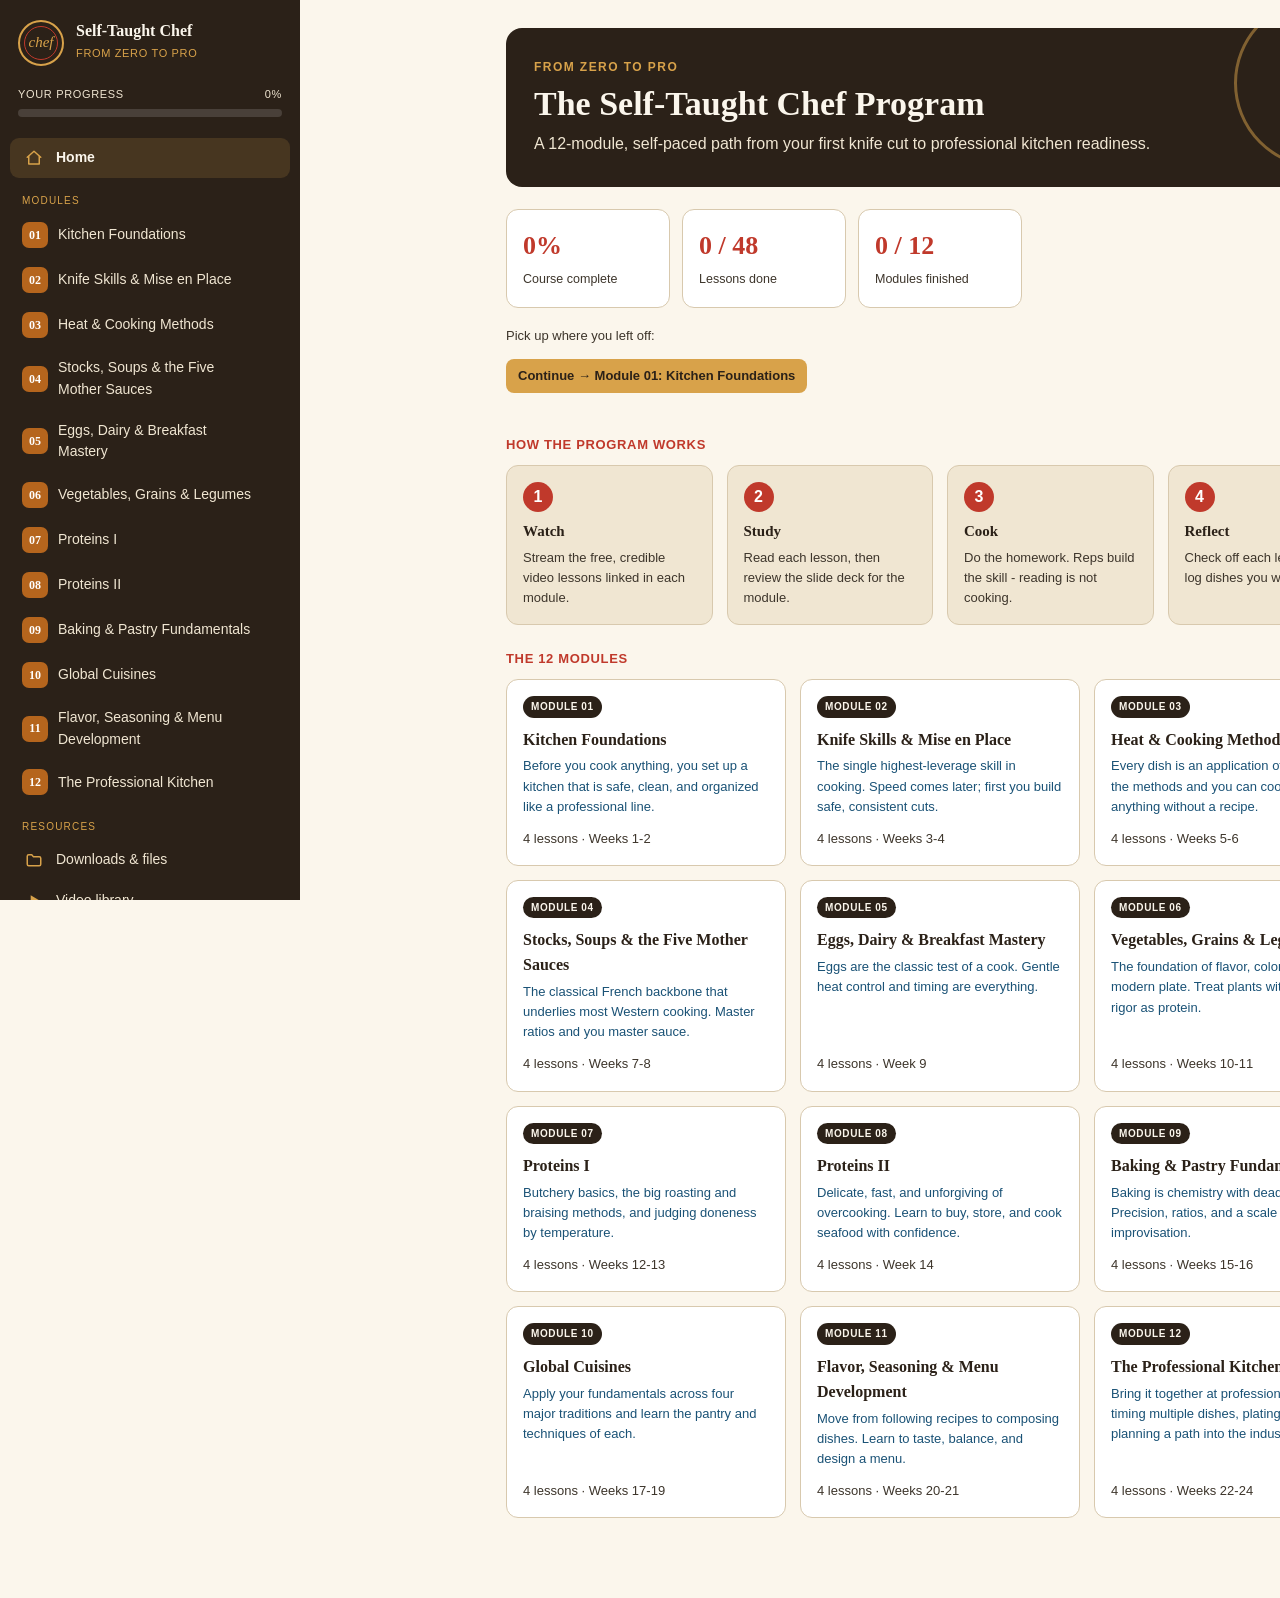
<file: index.html>
<!DOCTYPE html>
<html lang="en">
<head>
<meta charset="utf-8">
<meta name="viewport" content="width=device-width, initial-scale=1, viewport-fit=cover">
<meta name="theme-color" content="#2B2118">
<title>The Self-Taught Chef Program</title>
<meta name="description" content="A 12-module, self-paced path from your first knife cut to professional kitchen readiness.">
<link rel="manifest" href="manifest.webmanifest">
<link rel="icon" href="icons/favicon-64.png" type="image/png">
<link rel="apple-touch-icon" href="icons/apple-touch-icon.png">
<meta name="apple-mobile-web-app-capable" content="yes">
<meta name="apple-mobile-web-app-status-bar-style" content="black-translucent">
<meta name="apple-mobile-web-app-title" content="Chef Program">
<link rel="stylesheet" href="app.css?v=8">
</head>
<body>
<div class="app" id="app">
  <div class="topbar">
    <button class="menu-btn" id="menuBtn" aria-label="Open menu"><svg width="20" height="20" viewBox="0 0 24 24" fill="none" stroke="currentColor" stroke-width="2.2" stroke-linecap="round"><path d="M4 7h16M4 12h16M4 17h16"/></svg></button>
    <b>The Self-Taught Chef</b>
    <span class="tb-pct" id="tbPct"></span>
  </div>
  <aside class="sidebar" id="sidebar">
    <button class="drawer-close" id="drawerClose" aria-label="Close menu"><svg width="20" height="20" viewBox="0 0 24 24" fill="none" stroke="currentColor" stroke-width="2.2" stroke-linecap="round"><path d="M6 6l12 12M18 6L6 18"/></svg></button>
    <div class="brand">
      <div class="plate"><span></span></div>
      <div><b>Self-Taught Chef</b><small>FROM ZERO TO PRO</small></div>
    </div>
    <div class="progress-wrap">
      <div class="progress-label"><span>Your progress</span><span id="pctLabel">0%</span></div>
      <div class="bar"><i id="progBar"></i></div>
    </div>
    <nav class="nav" id="nav"></nav>
  </aside>
  <div class="scrim" id="scrim"></div>
  <main class="content">
    <div class="wrap" id="view"></div>
  </main>
</div>
<script src="data.js?v=8"></script>
<script src="app.js?v=8"></script>
</body>
</html>
</file>
<file: app.css>
:root{
  --ink:#2B2118; --char:#3D352B; --ember:#C0392B; --copper:#B5651D;
  --gold:#D8A24A; --sage:#6B8E5A; --cream:#FBF6EC; --sand:#F0E6D2; --line:#D8C9AE;
  --shadow:0 8px 24px rgba(43,33,24,.14);
  --sidebar:300px;
}
*{box-sizing:border-box}
html,body{margin:0;padding:0;overflow-x:hidden}
body{
  font-family:-apple-system,BlinkMacSystemFont,"Segoe UI",Roboto,Helvetica,Arial,sans-serif;
  color:var(--char); background:var(--cream); line-height:1.55;
  -webkit-text-size-adjust:100%;
}
a{color:#1a5276;text-decoration:none}
a:hover{text-decoration:underline}
h1,h2,h3{font-family:Georgia,"Times New Roman",serif}
.serif{font-family:Georgia,serif}

/* ---------- layout (MOBILE-FIRST: drawer hidden by default) ---------- */
.app{min-height:100vh}
.sidebar{
  width:min(86vw,330px); background:var(--ink); color:var(--cream);
  position:fixed; top:0; bottom:0; left:0; overflow-y:auto; z-index:60;
  transform:translateX(-100%); transition:transform .25s ease;
  -webkit-overflow-scrolling:touch;
}
.app.nav-open .sidebar{transform:translateX(0)}
.content{margin-left:0; width:100%; min-width:0}
.wrap{max-width:920px; margin:0 auto; padding:20px 18px 90px}

/* ---------- sidebar ---------- */
.brand{display:flex;align-items:center;gap:12px;padding:20px 18px 14px}
.brand .plate{width:46px;height:46px;border-radius:50%;border:2px solid var(--gold);
  display:flex;align-items:center;justify-content:center;flex:0 0 auto;position:relative}
.brand .plate::after{content:"chef";font-family:Georgia,serif;font-style:italic;color:var(--gold);font-size:15px}
.brand .plate span{position:absolute;width:34px;height:34px;border-radius:50%;border:1px solid var(--ember)}
.brand b{font-family:Georgia,serif;font-size:16px;color:var(--cream);display:block;line-height:1.2}
.brand small{color:var(--gold);font-size:11px;letter-spacing:.06em}

.progress-wrap{padding:6px 18px 14px}
.progress-label{font-size:11px;letter-spacing:.06em;color:var(--sand);text-transform:uppercase;margin-bottom:6px;display:flex;justify-content:space-between}
.bar{height:8px;background:rgba(255,255,255,.14);border-radius:6px;overflow:hidden}
.bar > i{display:block;height:100%;background:linear-gradient(90deg,var(--copper),var(--gold));width:0;transition:width .4s}

.install-btn{display:block;margin:0 18px 10px;width:calc(100% - 36px);background:var(--gold);color:var(--ink);
  border:none;border-radius:9px;padding:11px 12px;font-size:14px;font-weight:700;cursor:pointer}
.install-btn:hover{filter:brightness(1.05)}
.install-btn[hidden]{display:none}
.nav{padding:6px 10px 24px}
.nav a.navitem{display:flex;align-items:center;gap:10px;padding:9px 12px;border-radius:9px;color:var(--sand);
  font-size:14px;cursor:pointer;margin:1px 0}
.nav a.navitem:hover{background:rgba(255,255,255,.07);text-decoration:none;color:var(--cream)}
.nav a.navitem.active{background:rgba(216,162,74,.16);color:var(--cream);font-weight:600}
.nav .num{font-family:Georgia,serif;font-weight:700;background:var(--copper);color:#fff;min-width:26px;height:26px;
  border-radius:7px;display:flex;align-items:center;justify-content:center;font-size:12px;flex:0 0 auto}
.nav .navitem.done .num{background:var(--sage)}
.nav .check{margin-left:auto;color:var(--sage);font-weight:700;opacity:0;font-size:14px}
.nav .navitem.done .check{opacity:1}
.nav .section-label{font-size:10px;letter-spacing:.12em;color:var(--gold);text-transform:uppercase;padding:14px 12px 4px}
.nav .navitem .ico{width:24px;display:inline-flex;align-items:center;justify-content:center;color:var(--gold);flex:0 0 auto}
.nav .navitem .ico svg{display:block}
.credit{padding:14px 18px 26px;border-top:1px solid rgba(255,255,255,.1);color:var(--sand);
  font-size:11px;line-height:1.6;opacity:.85}

/* ---------- topbar (MOBILE-FIRST: shown by default) ---------- */
.topbar{display:flex;position:sticky;top:0;z-index:50;background:var(--ink);color:var(--cream);
  align-items:center;gap:12px;padding:12px 14px;padding-top:calc(12px + env(safe-area-inset-top))}
.topbar .menu-btn{background:rgba(255,255,255,.10);border:1px solid rgba(255,255,255,.28);color:var(--gold);
  border-radius:9px;width:40px;height:34px;padding:0;cursor:pointer;line-height:1;
  display:flex;align-items:center;justify-content:center}
.topbar .menu-btn svg, .drawer-close svg{display:block}
.topbar .menu-btn:active{background:rgba(255,255,255,.22)}
.topbar b{font-family:Georgia,serif;font-size:16px;color:var(--cream)}
.topbar .tb-pct{margin-left:auto;font-size:12px;color:var(--gold);font-weight:700}
.scrim{display:none;position:fixed;inset:0;background:rgba(0,0,0,.5);z-index:55}
.app.nav-open .scrim{display:block}
.drawer-close{display:flex;position:absolute;top:14px;right:14px;width:34px;height:34px;border-radius:8px;
  align-items:center;justify-content:center;background:rgba(255,255,255,.10);border:1px solid rgba(255,255,255,.25);
  color:var(--gold);font-size:22px;line-height:1;cursor:pointer;z-index:2}

/* ---------- hero / home ---------- */
.hero{background:var(--ink);color:var(--cream);border-radius:16px;padding:30px 28px;margin-bottom:22px;position:relative;overflow:hidden}
.hero .eyebrow{color:var(--gold);font-weight:700;letter-spacing:.12em;font-size:12px;margin:0 0 8px}
.hero h1{font-size:27px;line-height:1.1;margin:0 0 10px;color:var(--cream)}
.hero p{color:var(--sand);font-size:16px;margin:0;max-width:640px}
.hero .ring{position:absolute;right:-30px;top:-30px;width:170px;height:170px;border-radius:50%;border:3px solid rgba(216,162,74,.5)}

.cards{display:grid;grid-template-columns:repeat(auto-fill,minmax(150px,1fr));gap:12px;margin:18px 0}
.stat{background:#fff;border:1px solid var(--line);border-radius:12px;padding:16px}
.stat b{font-family:Georgia,serif;font-size:26px;color:var(--ember);display:block}
.stat span{font-size:12.5px;color:var(--char)}

.howto{display:grid;grid-template-columns:repeat(auto-fit,minmax(180px,1fr));gap:14px;margin:8px 0 4px}
.howstep{background:var(--sand);border:1px solid var(--line);border-radius:12px;padding:16px}
.howstep .n{display:inline-flex;width:30px;height:30px;border-radius:50%;background:var(--ember);color:#fff;
  align-items:center;justify-content:center;font-weight:700;margin-bottom:8px}
.howstep h3{margin:0 0 4px;font-size:15px;color:var(--ink)}
.howstep p{margin:0;font-size:13px}

/* ---------- module page ---------- */
.mhead{margin-bottom:14px}
.mhead .eyebrow{color:var(--copper);font-weight:700;letter-spacing:.08em;font-size:12px}
.mhead h1{font-size:28px;margin:4px 0 8px;color:var(--ink)}
.bigidea{background:var(--sand);border-left:4px solid var(--gold);padding:12px 16px;border-radius:0 8px 8px 0;margin:12px 0;font-size:14.5px}
.section-h{font-size:13px;letter-spacing:.05em;text-transform:uppercase;color:var(--ember);font-family:-apple-system,Segoe UI,Roboto,sans-serif;font-weight:700;margin:24px 0 10px}
.objlist{margin:0;padding-left:20px} .objlist li{margin-bottom:6px;font-size:14.5px}

/* deck viewer */
.deck-toolbar{display:flex;align-items:center;gap:10px;background:var(--ink);color:var(--cream);
  border-radius:10px 10px 0 0;padding:8px 12px;flex-wrap:wrap}
.deck-toolbar .dt-title{font-size:13px;color:var(--sand);font-weight:600}
.deck-toolbar .spacer{flex:1}
.btn{background:var(--gold);color:var(--ink);border:none;border-radius:8px;padding:7px 12px;font-size:13px;
  font-weight:700;cursor:pointer;display:inline-flex;align-items:center;gap:6px;text-decoration:none}
.btn:hover{filter:brightness(1.05);text-decoration:none}
.btn.ghost{background:rgba(255,255,255,.12);color:var(--cream)}
.dropdown{position:relative;display:inline-block}
.menu{position:absolute;right:0;top:calc(100% + 6px);background:#fff;border:1px solid var(--line);
  border-radius:10px;box-shadow:var(--shadow);min-width:200px;padding:6px;display:none;z-index:20}
.menu.open{display:block}
.menu a{display:flex;align-items:center;gap:10px;padding:9px 10px;border-radius:8px;color:var(--char);font-size:13.5px}
.menu a:hover{background:var(--sand);text-decoration:none}
.menu a small{display:block;color:var(--copper);font-weight:400;font-size:11px}
.menu a .mi{width:34px;height:24px;border-radius:5px;background:var(--ink);color:var(--gold);font-size:10px;font-weight:700;
  display:flex;align-items:center;justify-content:center;flex:0 0 auto}
.deck-frame{width:100%;aspect-ratio:16/9;border:1px solid var(--line);border-top:none;border-radius:0 0 10px 10px;background:#fff;display:block}
.deck-fallback{font-size:12.5px;color:var(--char);margin-top:8px}

/* lessons */
.lesson{background:#fff;border:1px solid var(--line);border-radius:12px;margin-bottom:12px;overflow:hidden}
.lesson-head{display:flex;align-items:center;gap:12px;padding:14px 16px;cursor:pointer;user-select:none}
.lesson-head:hover{background:var(--sand)}
.lesson-check{width:26px;height:26px;border-radius:50%;border:2px solid var(--line);flex:0 0 auto;display:flex;
  align-items:center;justify-content:center;color:#fff;font-size:14px;background:#fff;cursor:pointer;transition:.15s}
.lesson.done .lesson-check{background:var(--sage);border-color:var(--sage)}
.lesson-title{font-family:Georgia,serif;font-size:16px;color:var(--ink);flex:1}
.lesson-title small{display:block;font-family:-apple-system,Segoe UI,sans-serif;color:var(--sage);font-style:italic;font-size:12.5px;font-weight:400;margin-top:2px}
.lesson .chev{color:var(--copper);transition:transform .2s;font-size:13px}
.lesson.open .chev{transform:rotate(90deg)}
.lesson-body{display:none;padding:0 18px 18px;border-top:1px solid var(--line)}
.lesson.open .lesson-body{display:block}
.lesson-body p.teach{font-size:14px;margin:14px 0 6px}
.subh{font-size:12px;letter-spacing:.04em;text-transform:uppercase;font-weight:700;margin:16px 0 6px}
.subh.key{color:var(--ember)} .subh.steps{color:var(--copper)} .subh.avoid{color:var(--copper)} .subh.practice{color:var(--sage)}
.ul{margin:0;padding-left:20px} .ul li{font-size:13.5px;margin-bottom:5px}
.steps-ol{list-style:none;margin:0;padding:0}
.steps-ol li{display:flex;gap:10px;margin-bottom:9px}
.steps-ol .sn{min-width:24px;height:24px;border-radius:50%;background:var(--copper);color:#fff;font-weight:700;
  display:flex;align-items:center;justify-content:center;font-size:12px;flex:0 0 auto}
.steps-ol b{font-size:13.5px;color:var(--ink)} .steps-ol span{font-size:13px;display:block}
.practice-box{background:var(--sand);border-left:3px solid var(--gold);padding:10px 14px;border-radius:0 8px 8px 0;font-size:13.5px;margin-top:6px}

.videos{list-style:none;margin:0;padding:0}
.videos li{margin-bottom:8px}
.videos a{display:flex;align-items:center;gap:10px;background:#fff;border:1px solid var(--line);border-radius:10px;padding:10px 12px;color:var(--char)}
.videos a:hover{text-decoration:none;box-shadow:var(--shadow)}
.videos .play{width:30px;height:30px;border-radius:50%;background:var(--ink);color:var(--gold);display:flex;align-items:center;justify-content:center;flex:0 0 auto}
.videos .vt{font-weight:600;color:var(--ember);font-size:14px}
.videos .vu{font-size:11.5px;color:var(--copper);word-break:break-all}

.hw{list-style:none;margin:0;padding:0}
.hw li{display:flex;gap:10px;align-items:flex-start;background:#fff;border:1px solid var(--line);border-radius:10px;padding:10px 12px;margin-bottom:8px}
.hw .hwn{min-width:24px;height:24px;border-radius:50%;background:var(--copper);color:#fff;font-weight:700;display:flex;align-items:center;justify-content:center;font-size:12px;flex:0 0 auto}
.hw span{font-size:13.5px}

.modnav{display:flex;justify-content:space-between;gap:12px;margin-top:30px}
.modnav a{background:#fff;border:1px solid var(--line);border-radius:10px;padding:12px 16px;font-weight:600;color:var(--copper);max-width:48%}
.modnav a small{display:block;color:var(--char);font-weight:400;font-size:12px}
.complete-btn{margin-top:20px;width:100%;padding:14px;font-size:15px;border-radius:10px;border:none;cursor:pointer;
  background:var(--sage);color:#fff;font-weight:700}
.complete-btn.is-done{background:var(--sand);color:var(--char);border:1px solid var(--line)}

/* downloads page */
.dl-grid{display:grid;grid-template-columns:repeat(auto-fill,minmax(260px,1fr));gap:14px}
.dl{background:#fff;border:1px solid var(--line);border-radius:12px;padding:16px;display:flex;flex-direction:column}
.dl .tag{align-self:flex-start;background:var(--ink);color:var(--cream);font-size:10px;font-weight:700;letter-spacing:.06em;padding:3px 8px;border-radius:20px}
.dl h3{font-size:16px;color:var(--ink);margin:10px 0 4px}
.dl p{font-size:13px;margin:0 0 12px;flex:1}
.dl .row{display:flex;gap:8px;flex-wrap:wrap}

.faculty{background:var(--ink);color:var(--cream);border-radius:14px;padding:22px 24px;margin-top:8px}
.faculty h2{color:var(--cream);margin:0 0 8px;font-size:20px}
.faculty ul{margin:0;padding-left:18px}
.faculty li{margin-bottom:7px}
.faculty a{color:var(--gold)}

.muted{color:var(--char);font-size:13px}
.callout{background:var(--sand);border-left:4px solid var(--gold);padding:12px 16px;border-radius:0 8px 8px 0;font-size:13.5px;margin:14px 0}
.kbd{background:#fff;border:1px solid var(--line);border-bottom-width:2px;border-radius:5px;padding:1px 6px;font-family:monospace;font-size:12.5px}

.reset-link{background:none;border:none;color:var(--copper);text-decoration:underline;cursor:pointer;font-size:13px;padding:0}

/* ---------- DESKTOP: persistent sidebar (only on wide screens) ---------- */
@media (min-width:900px){
  .sidebar{transform:none; width:var(--sidebar); z-index:40}
  .content{margin-left:var(--sidebar)}
  .topbar{display:none}
  .scrim, .app.nav-open .scrim{display:none}
  .drawer-close{display:none}
  .hero h1{font-size:34px}
  .wrap{padding:28px 26px 80px}
}

.deck-strip{max-height:74vh;overflow-y:auto;border:1px solid var(--line);border-top:none;border-radius:0 0 10px 10px;background:#fff;-webkit-overflow-scrolling:touch}
.deck-strip img{width:100%;display:block}
.dl .btn.ghost{background:#fff;color:var(--ink);border:1px solid var(--line)}

.videos .vt,.videos .vu{display:block}
.dlarrow{width:12px;height:12px;fill:currentColor;display:inline-block;vertical-align:-1px;margin-right:2px}
.modnav a .mn-h{display:block;color:var(--copper);font-weight:600;font-size:13.5px}
.modnav a .mn-t{display:block;color:var(--char);font-weight:400;font-size:12.5px;margin-top:2px}
</file>
